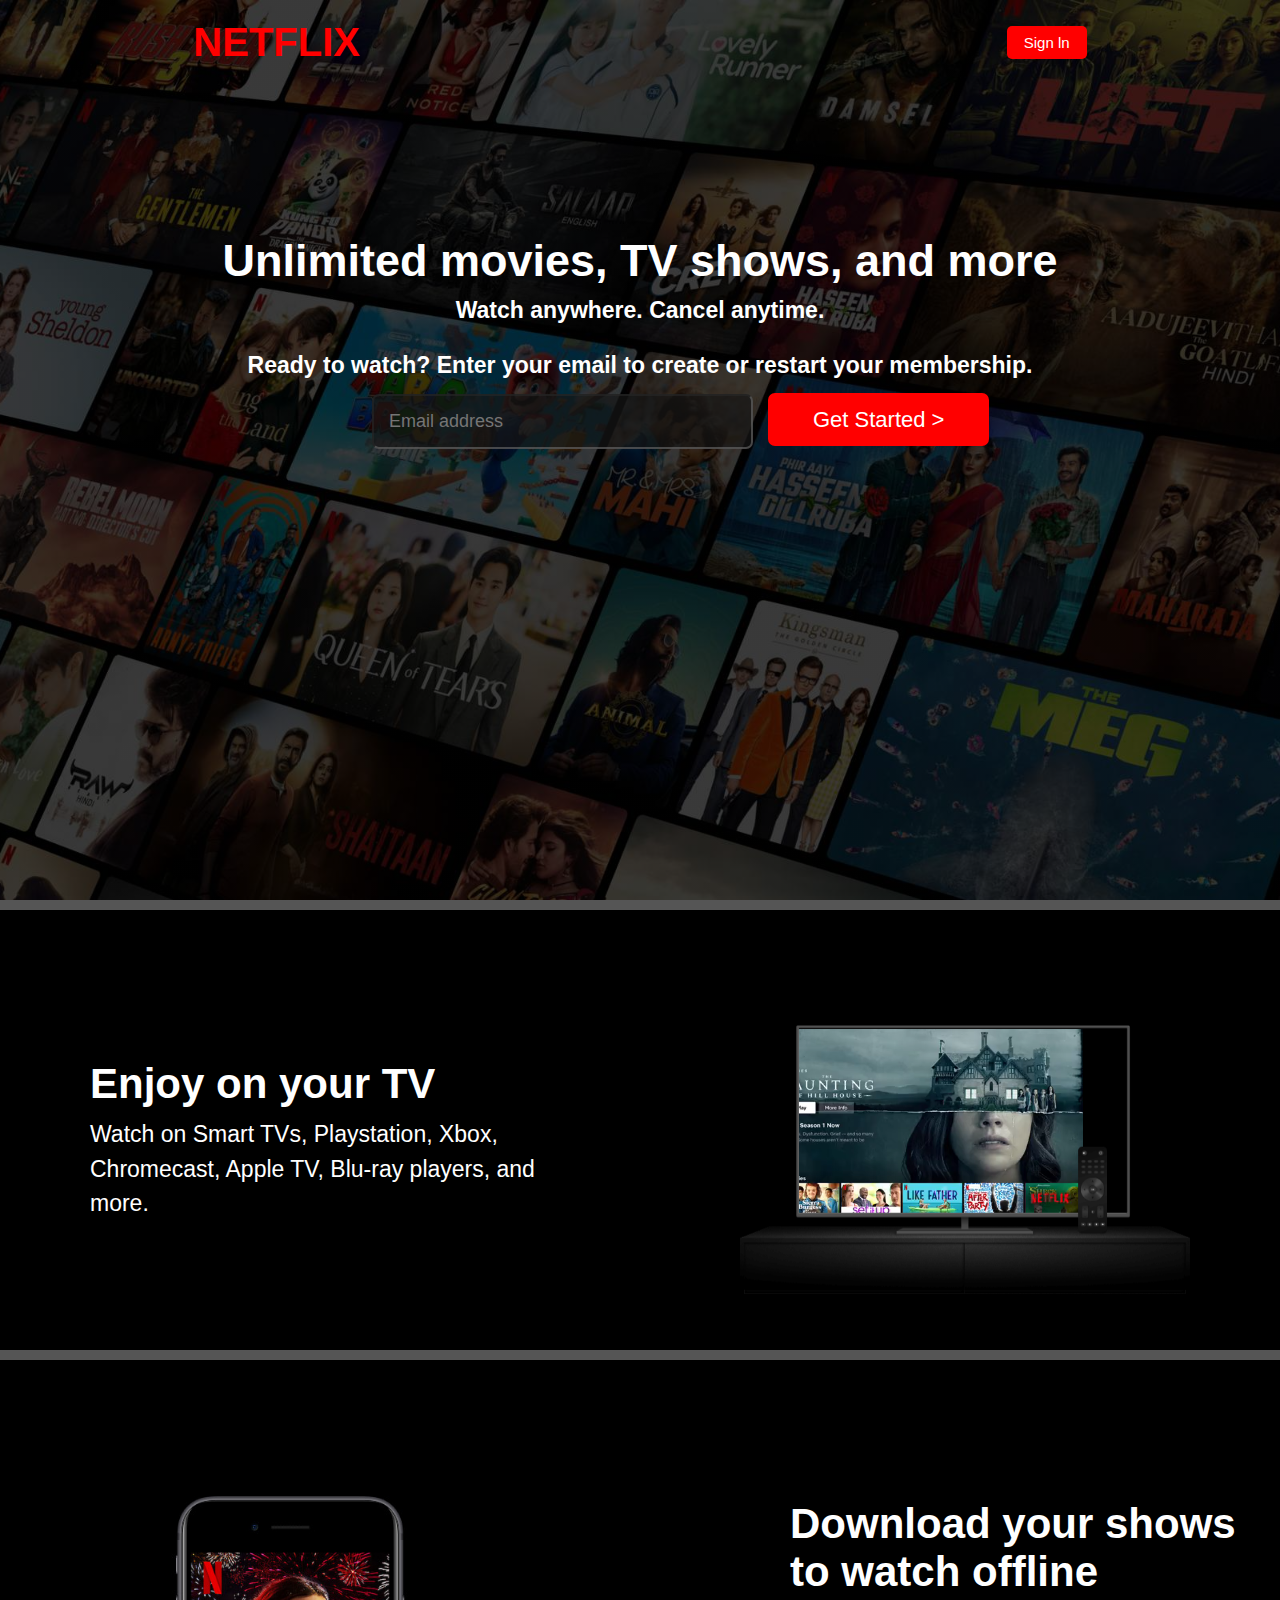
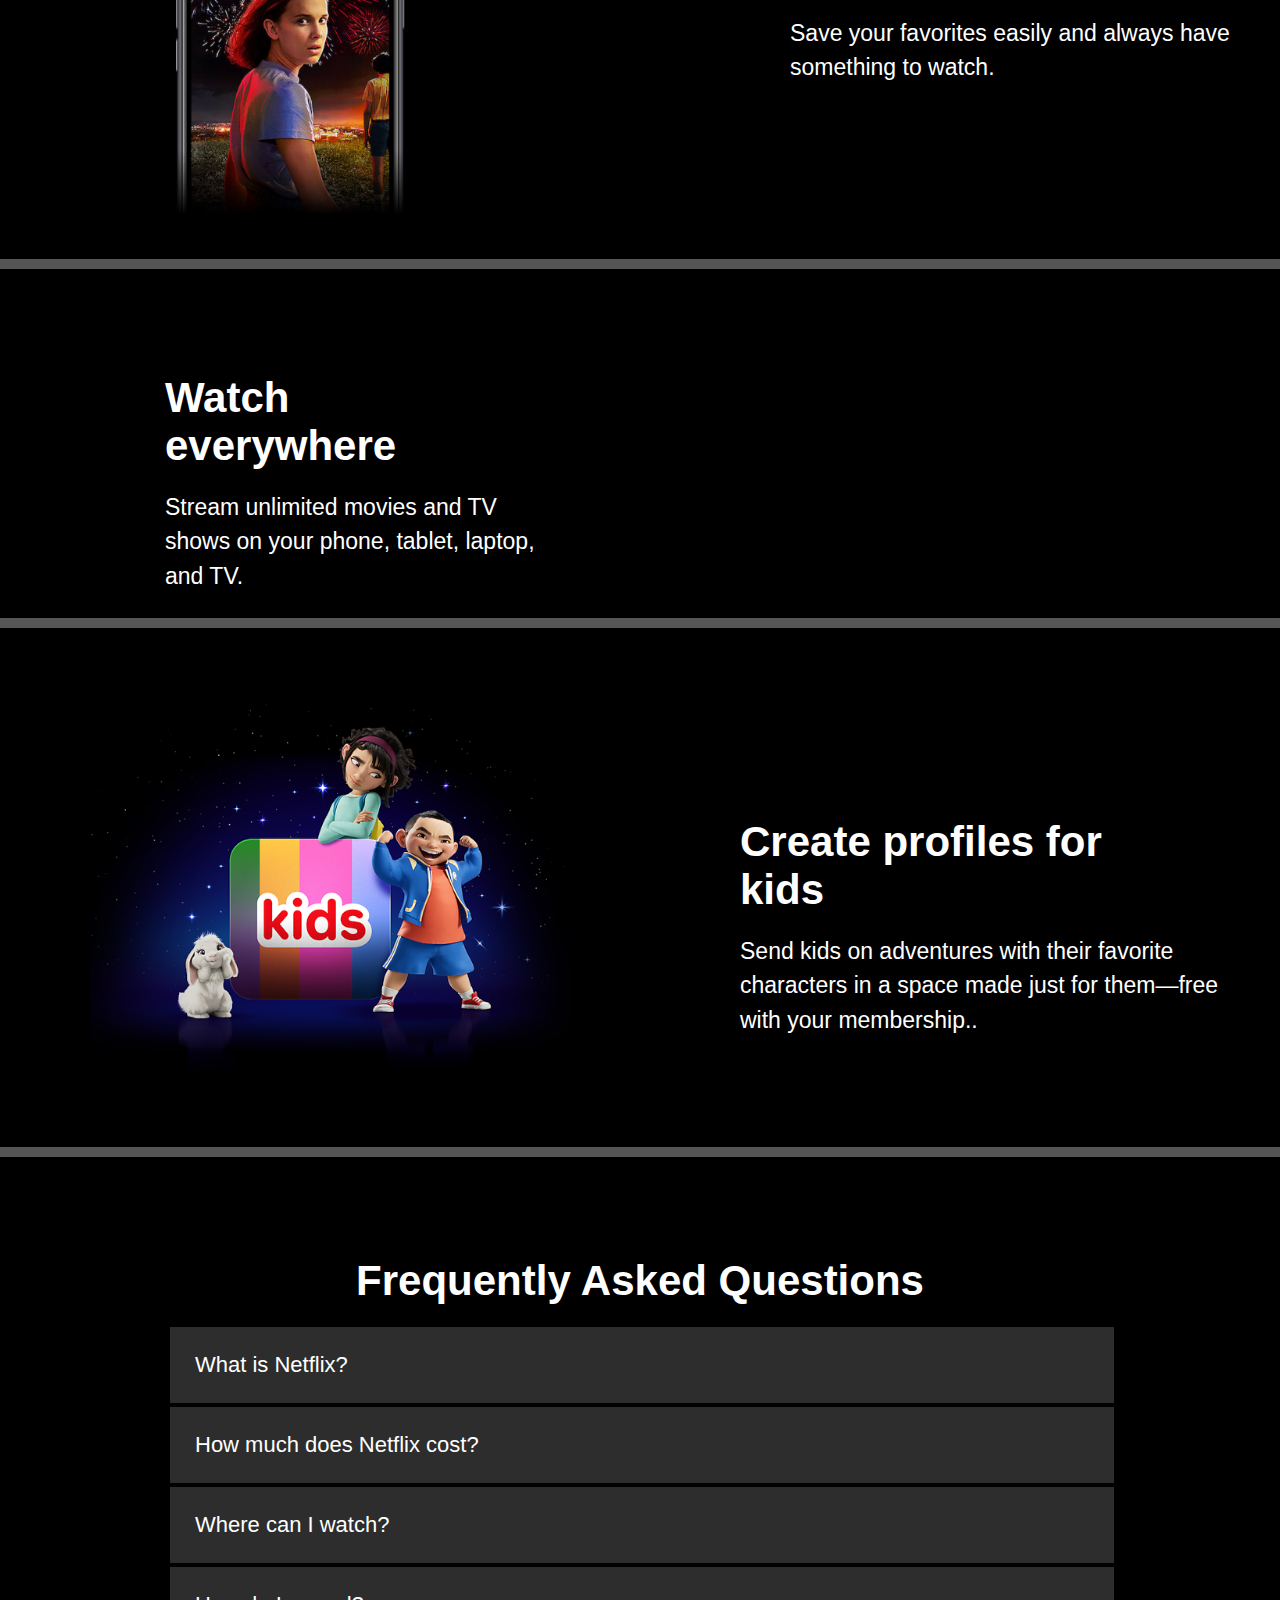
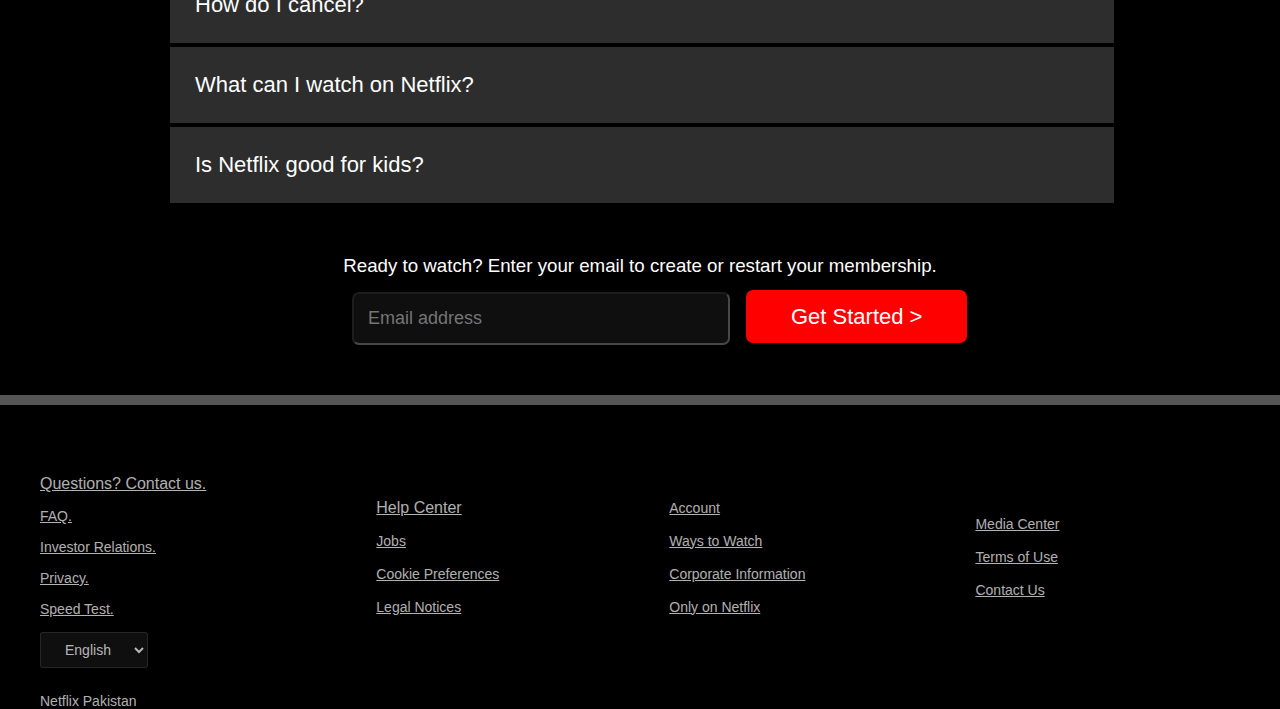
<file: index.html>
<!DOCTYPE html>
<html lang="en">

<head>
    <meta charset="UTF-8">
    <meta name="viewport" content="width=device-width, initial-scale=1.0">
    <title>Clone | Netflx</title>
    <link rel="stylesheet" href="./assets/css/style.css">
    <link rel="stylesheet" href="https://cdnjs.cloudflare.com/ajax/libs/font-awesome/6.6.0/css/all.min.css">
    <link rel="icon" href="./assets/image/netflix.icon.webp" type="image/icon type">
</head>

<body>
    <div class="wapper">
        <div class="dark-ness">
            <div class="main-image">
                <div class="main-div">
                    <div class="logo-netflix">
                        <h1>NETFLIX</h1>
                    </div>
                    <div class="button-sign">
                        <a href="sign in.html">Sign ln</a>
                    </div>
                </div>
                <div class="heading-image">
                    <h1>Unlimited movies, TV shows, and more</h1>
                </div>
                <div class="text-image">
                    <p>Watch anywhere. Cancel anytime.</p>
                    <br>
                    <p>Ready to watch? Enter your email to create or restart your membership.</p>
                </div>
                <div class="main-saerch-bar">
                    <div class="saerch-bar">
                        <label for=""></label>
                        <input type="text" name="Email address" placeholder="Email address">
                    </div>
                    <div class="saerch-bar-button">
                        <a href="#Get Started >">Get Started ></a>
                    </div>
                </div>
            </div>
        </div>
        <div class="header">
            <div class="block-one">
                <div class="container">
                    <div class="heading-block-one">
                        <h2>Enjoy on your TV</h2>
                    </div>
                    <div class="main-block-one">
                        <div class="text-block-one">
                            <p>Watch on Smart TVs, Playstation, Xbox, Chromecast, Apple TV, Blu-ray players, and
                                more.
                            </p>
                        </div>
                        <div class="image-block-one">
                            <img src="./assets/image/tv.block-one.png">
                        </div>
                        <div class="video-block-one">
                            <video width="327" height="413" autoplay loop muted>
                                <source src="./assets/video/video-tv-0819.m4v">
                            </video>
                        </div>
                    </div>
                </div>
            </div>
        </div>
        <div class="head">
            <div class="block-two">
                <div class="container">
                    <div class="main-block-two">
                        <div class="image-block-two">
                            <img src="./assets/image/mobile-0819.jpg">
                        </div>
                        <div class="heading-block-two">
                            <h2>Download your shows to watch offline</h2>
                            <div class="text-block-two">
                                <p>Save your favorites easily and always have something to watch.</p>
                            </div>
                        </div>
                    </div>
                </div>
            </div>
        </div>
        <div class="had">
            <div class="block-three">
                <div class="container">
                    <div class="text-block-three">
                        <h2>Watch everywhere</h2>
                        <p>Stream unlimited movies and TV shows on your phone, tablet, laptop, and TV.</p>
                    </div>
                </div>
            </div>
        </div>
        <div class="hed">
            <div class="block-four">
                <div class="container">
                    <div class="main-block-four">
                        <div class="image-block-four">
                            <img src="./assets/image/kids-image.png">
                        </div>
                        <div class="heading-block-four">
                            <h2>Create profiles for kids</h2>
                            <div class="text-block-four">
                                <p>Send kids on adventures with their favorite characters in a space made just for
                                    them—free with your membership..</p>
                            </div>
                        </div>
                    </div>
                </div>
            </div>
        </div>
        <div class="haad">
            <div class="block-five">
                <div class="container">
                    <div class="heading-block-five">
                        <h1>Frequently Asked Questions</h1>
                    </div>
                    <button class="accordion">What is Netflix?</button>
                    <div class="panel">
                        <p>Netflix is a streaming service that offers a wide variety of award-winning TV shows, movies,
                            anime, documentaries, and more on thousands of internet-connected devices.</p>
                        <br>
                        <p>You can watch as much as you want, whenever you want without a single commercial – all for
                            one low monthly price. There's always something new to discover and new TV shows and movies
                            are added every week!</p>
                    </div>

                    <button class="accordion">How much does Netflix cost?</button>
                    <div class="panel">
                        <p>Watch Netflix on your smartphone, tablet, Smart TV, laptop, or streaming device, all for one
                            fixed monthly fee. Plans range from Rs 250 to Rs 1,100 a month. No extra costs, no
                            contracts.</p>
                    </div>

                    <button class="accordion">Where can I watch?</button>
                    <div class="panel">
                        <p>Watch anywhere, anytime. Sign in with your Netflix account to watch instantly on the web at
                            netflix.com from your personal computer or on any internet-connected device that offers the
                            Netflix app, including smart TVs, smartphones, tablets, streaming media players and game
                            consoles.</p>
                        <br>
                        <p>You can also download your favorite shows with the iOS or Android app. Use downloads to watch
                            while you're on the go and without an internet connection. Take Netflix with you anywhere.
                        </p>
                    </div>
                    <button class="accordion">How do I cancel?</button>
                    <div class="panel">
                        <p>Netflix is flexible. There are no pesky contracts and no commitments. You can easily cancel
                            your account online in two clicks. There are no cancellation fees – start or stop your
                            account anytime.</p>

                    </div>
                    <button class="accordion">What can I watch on Netflix?</button>
                    <div class="panel">
                        <p>Netflix has an extensive library of feature films, documentaries, TV shows, anime,
                            award-winning Netflix originals, and more. Watch as much as you want, anytime you
                            want.</p>
                    </div>
                    <button class="accordion">Is Netflix good for kids?</button>
                    <div class="panel">
                        <p>The Netflix Kids experience is included in your membership to give parents control
                            while kids enjoy family-friendly TV shows and movies in their own space.</p>
                    </div>
                    <div class="heading-navbar">
                        <h3>Ready to watch? Enter your email to create or restart your membership.</h3>
                    </div>
                    <div class="main-navbar">
                        <div class="navbar">
                            <label for=""></label>
                            <input type="text" name="Email address" placeholder="Email address">
                        </div>
                        <div class="navbar-button">
                            <a href="#Get Started >">Get Started ></a>
                        </div>
                    </div>
                </div>
            </div>
        </div>
        <div class="haad">
            <div class="block-footer">
                <div class="container">
                    <div class="main-footer">
                        <div class="heading-footer">
                            <a href="#Questions? Contact us.">Questions? Contact us.</a>
                            <div class="heading-footer-one">
                                <a href="#FAQ.">FAQ.</a>
                            </div>
                            <div class="heading-footer-one">
                                <a href="#Investor Relations.">Investor Relations.</a>
                            </div>
                            <div class="heading-footer-one">
                                <a href="#Privacy.">Privacy.</a>
                            </div>
                            <div class="heading-footer-one">
                                <a href="#Speed Test.">Speed Test.</a>
                            </div>
                            <div class="button-footer">
                                <select id="English">
                                    <optio>English</option>
                                        <option>English</option>
                                </select>
                            </div>
                            <div class="paragh-footer">
                                <p>Netflix Pakistan</p>
                            </div>
                        </div>
                        <div class="heading-sec-main">
                            <a href="#Help Center">Help Center</a>
                            <div class="heading-sec">
                                <a href="#Jobs">Jobs</a>
                            </div>
                            <div class="heading-sec">
                                <a href="#Cookie Preferences">Cookie Preferences</a>
                            </div>
                            <div class="heading-sec">
                                <a href="#Legal Notices">Legal Notices</a>
                            </div>
                        </div>
                        <div class="heading-third-main">
                            <a href="#Account">Account</a>
                            <div class="heading-third">
                                <a href="#Ways to Watch">Ways to Watch</a>
                            </div>
                            <div class="heading-third">
                                <a href="#Corporate Information">Corporate Information</a>
                            </div>
                            <div class="heading-third">
                                <a href="#Only on Netflix">Only on Netflix</a>
                            </div>
                        </div>
                        <div class="heading-four-main">
                            <a href="#Media Center">Media Center</a>
                            <div class="heading-four">
                                <a href="#Terms of Use">Terms of Use</a>
                            </div>
                            <div class="heading-four">
                                <a href="#Contact Us">Contact Us</a>
                            </div>
                        </div>
                    </div>
                </div>
            </div>
        </div>
    </div>
    <script>
        var acc = document.getElementsByClassName("accordion");
        var i;
        
        for (i = 0; i < acc.length; i++) {
          acc[i].addEventListener("click", function() {
            this.classList.toggle("active");
            var panel = this.nextElementSibling;
            if (panel.style.display === "block") {
              panel.style.display = "none";
            } else {
              panel.style.display = "block";
            }
          });
        }
        </script>
</body>

</html>
</file>
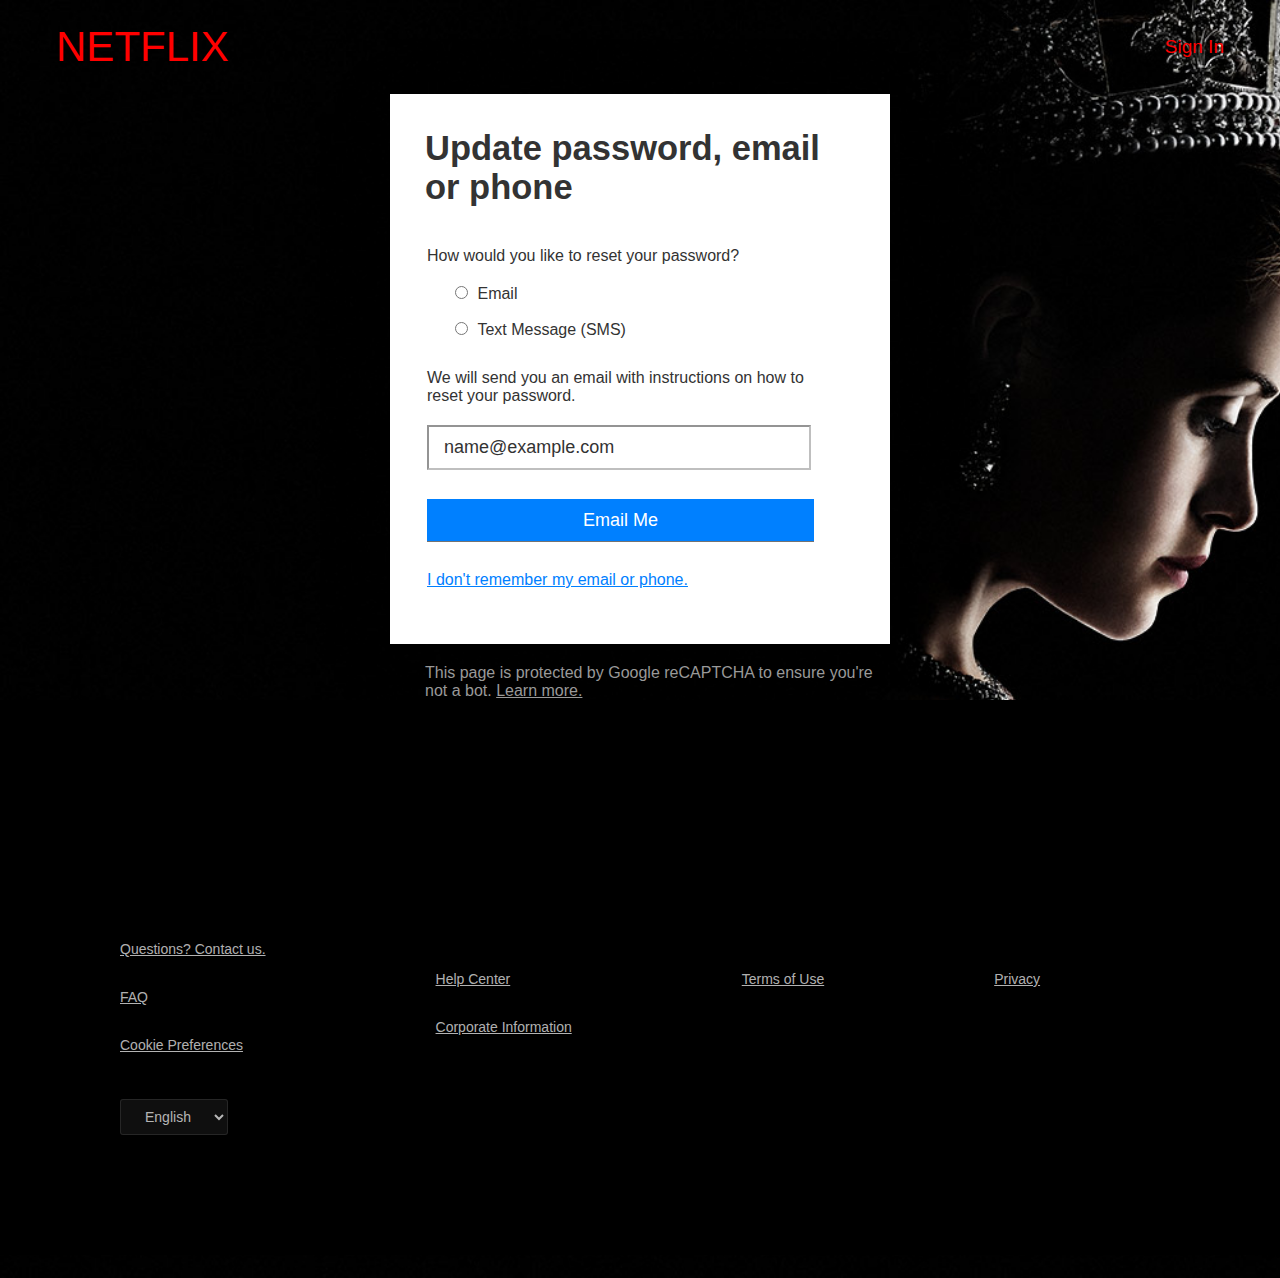
<file: forgot.html>
<!DOCTYPE html>
<html lang="en">

<head>
    <meta charset="UTF-8">
    <meta name="viewport" content="width=device-width, initial-scale=1.0">
    <title>Forgot</title>
    <link rel="stylesheet" href="./assets/css/style.css">
    <link rel="icon" href="./assets/image/netflix.icon.webp" type="image/icon type">
</head>

<body>
    <div class="wapper">
        <div class="headerr">
            <div class="lady-image">
                <div class="main-nav-login">
                    <div class="heading-login">
                        <h2>NETFLIX</h2>
                    </div>
                    <div class="button-login">
                        <a href="#sign-In">Sign In</a>
                    </div>
                </div>
                <div class="main-login-page">
                    <div class="heading-login-page">
                        <h2>Update password, email or phone</h2>
                    </div>
                    <div class="text-login-page">
                        <p>How would you like to reset your password?</p>
                    </div>
                    <div class="checkbox-login-page">
                        <input type="radio" id="vehicle1" name="vehicle1" value="Email">
                        <label for="Email"><a href="forgot.html">Email</a></label><br><br>
                        <input type="radio" id="vehicle1" name="vehicle1" value="Text Message (SMS)">
                        <label for="Email"><a href="text.html">Text Message (SMS)</a></label><br>
                    </div>
                    <div class="paragh-login">
                        <p>We will send you an email with instructions on how to reset your password.</p>
                    </div>
                    <div class="form-login-page">
                        <label for=""></label>
                        <input type="text" id="name@example.com" value="name@example.com">
                    </div>
                    <div class="button-email">
                        <a href="#Email me">Email Me</a>
                    </div>
                    <div class="button-login-page">
                        <a href="I don't remember my email or phone.">I don't remember my email or phone.</a>
                    </div>
                </div>
                <div class="heading-down">
                    <p>This page is protected by Google reCAPTCHA to ensure you're not a bot.
                      <a href="#Learn more.">Learn more.</a>
                    </p>
                 </div>
                 <div class="head">
                    <div class="sign-block">
                        <div class="container">
                            <div class="main-block-sign">
                                <div class="had-block-sign">
                                    <a href="#Questions? Contact us.">Questions? Contact us.</a>
                                    <div class="button-block-seven-sign">
                                        <a href="FAQ">FAQ</a>
                                    </div>
                                    <div class="button-block-sign">
                                        <a href="#Cookie Preferences">Cookie Preferences</a>
                                    </div>
                                    <div class="button-block-ten-sign">
                                        <select id="English">
                                            <optio>English</option>
                                                <option>English</option>
                                        </select>
                                    </div>
                                </div>
                                <div class="button-block">
                                    <a href="#Help Center">Help Center</a>
                                    <div class="button-block">
                                        <a href="#Corporate Information">Corporate Information</a>
                                    </div>
                                </div>
                                <div class="button-block">
                                    <a href="#Terms of Use">Terms of Use</a>
                                </div>
                                <div class="button-block">
                                    <a href="#Privacy">Privacy</a>
                                </div>
                            </div>
                        </div>
                    </div>
                </div>
            </div>
        </div>
    </div>
</body>

</html>
</file>
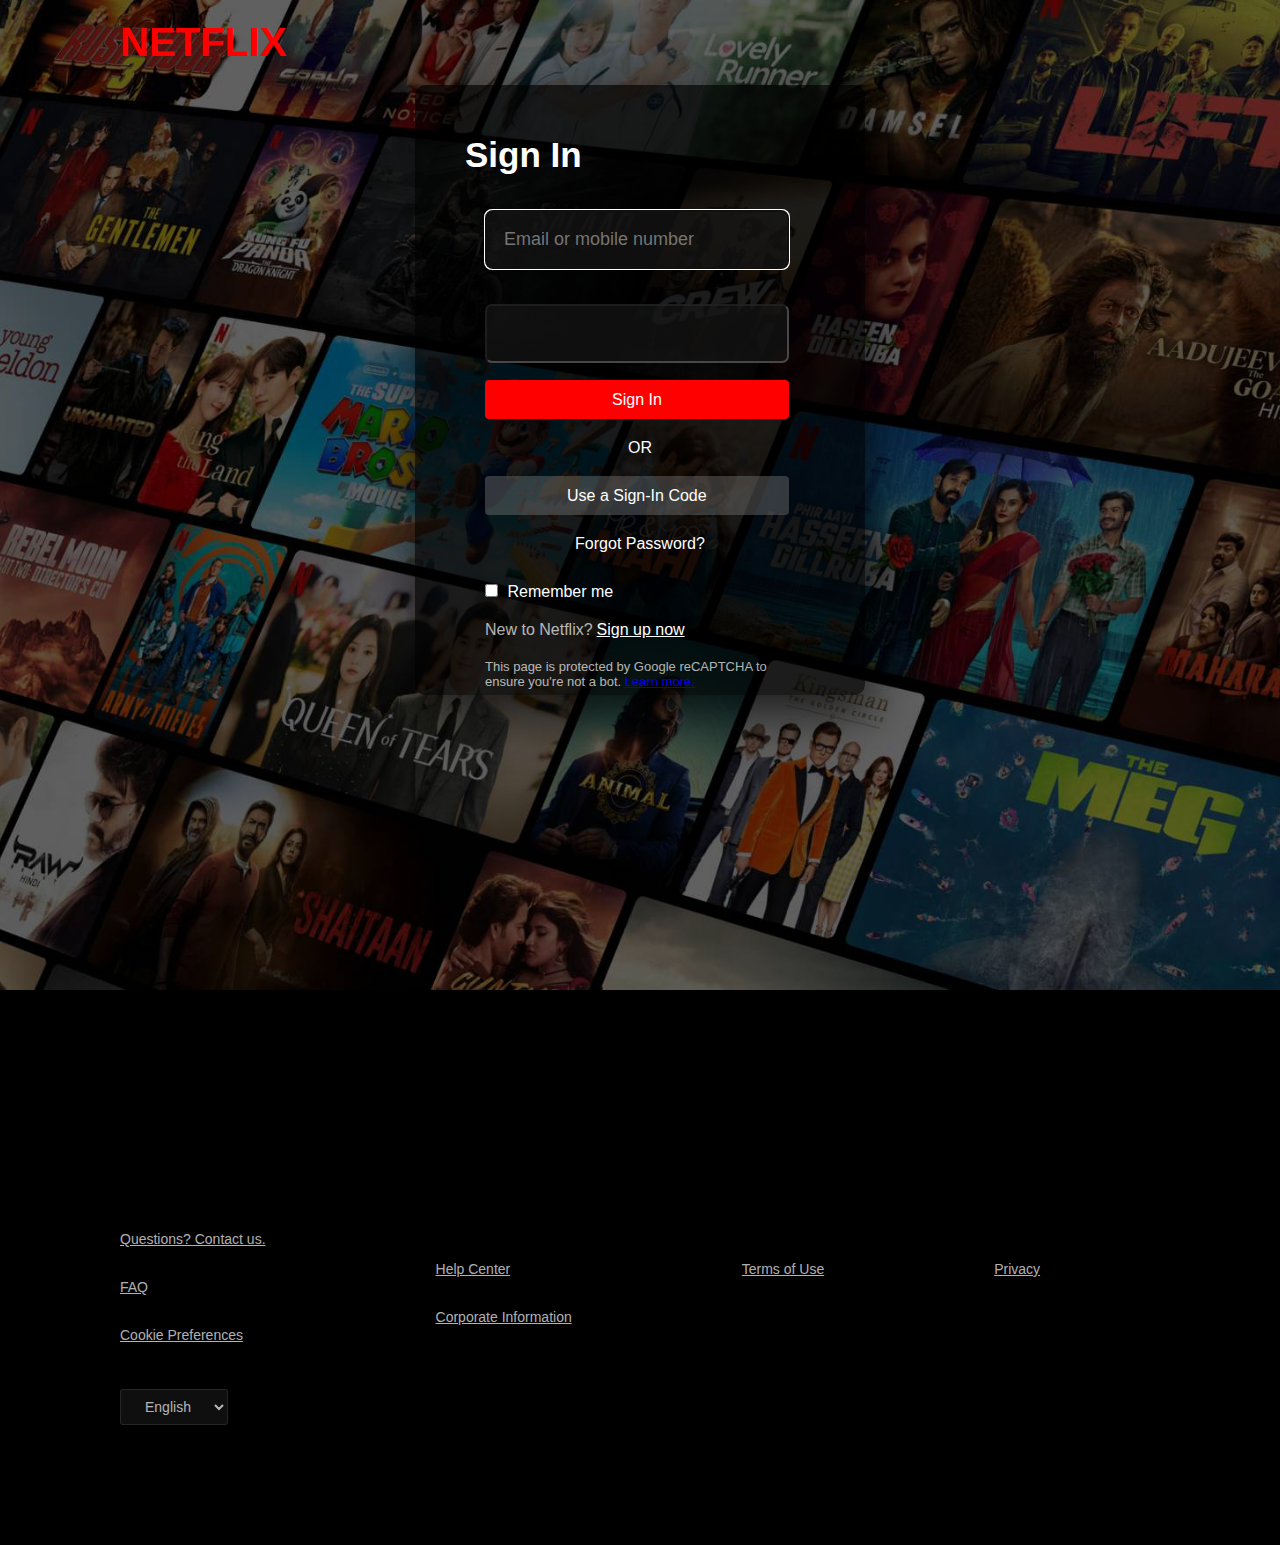
<file: sign in.html>
<!DOCTYPE html>
<html lang="en">

<head>
    <meta charset="UTF-8">
    <meta name="viewport" content="width=device-width, initial-scale=1.0">
    <title>Sign In</title>
    <link rel="stylesheet" href="./assets/css/style.css">
    <link rel="icon" href="./assets/image/netflix.icon.webp" type="image/icon type">
</head>

<body onload="document.form.text1.focus()">
    <div class="wapper">
        <div class="header">
            <div class="image">
                <h2>NETFLIX</h2>
                <div class="main">
                    <div class="heading">
                        <h2>Sign In</h2>
                    </div>
                    <form name="form" action="#">
                        <label for=""></label>
                        <input type="text" id="email" name="text1" placeholder="Email or mobile number">
                        <input type="password" id="password" value="">
                        <span id="message" style="color:red"> </span> <br><br>
                        <a class="button-form" href="#Sign In" onclick="ValidateEmail(document.form.text1)">Sign In</a>
                    </form>
                    <div class="OR">
                        <p>OR</p>
                    </div>
                    <div class="button-sign-in">
                        <a href="sign.html">Use a Sign-In Code</a>
                    </div>
                    <div class="button-forgot">
                        <a href="forgot.html">Forgot Password?</a>
                    </div>
                    <div class="checkbox">
                        <input type="checkbox" id="vehicle1" name="vehicle1" value="Remember me">
                        <label for="Remember me">Remember me</label><br>
                    </div>
                    <div class="main-text">
                        <div class="text">
                            <p>New to Netflix?</p>
                        </div>
                        <div class="button-text">
                            <a href="index.html">Sign up now</a>
                        </div>
                    </div>
                    <div class="last-text">
                        <p>This page is protected by Google reCAPTCHA to ensure you're not a bot.
                            <a href="#Learn more.">Learn more.</a>
                        </p>
                    </div>
                </div>
            </div>
            <div class="head">
                <div class="signin-block">
                    <div class="container">
                        <div class="main-block">
                            <div class="had-block">
                                <a href="#Questions? Contact us.">Questions? Contact us.</a>
                                <div class="button-block-seven">
                                    <a href="FAQ">FAQ</a>
                                </div>
                                <div class="button-block">
                                    <a href="#Cookie Preferences">Cookie Preferences</a>
                                </div>
                                <div class="button-block-ten">
                                    <select id="English">
                                        <optio>English</option>
                                            <option>English</option>
                                    </select>
                                </div>
                            </div>
                            <div class="button-block">
                                <a href="#Help Center">Help Center</a>
                                <div class="button-block">
                                    <a href="#Corporate Information">Corporate Information</a>
                                </div>
                            </div>
                            <div class="button-block">
                                <a href="#Terms of Use">Terms of Use</a>
                            </div>
                            <div class="button-block">
                                <a href="#Privacy">Privacy</a>
                            </div>
                        </div>
                    </div>
                </div>
            </div>
        </div>
        <script>
            // function verifyPassword() {
            //     var password = document.getElementById("password").value;
            //     //check empty password field  
            //     if (password == "") {
            //         document.getElementById("message").innerHTML = "**Fill the password please!";
            //         return false;
            //     }
            // }
            // //minimum password length validation  
            // if (password.length < 8) {
            //     document.getElementById("message").innerHTML = "**Password length must be atleast 8 characters";
            //     return false;
            // }
            function ValidateEmail(input) {

                var validRegex = /^[a-zA-Z0-9.!#$%&'*+/=?^_`{|}~-]+@[a-zA-Z0-9-]+(?:\.[a-zA-Z0-9-]+)*$/;

                if (input.value.match(validRegex)) {

                    alert("Valid email address!");

                    document.form1.text1.focus();

                    return true;

                } else {

                    alert("Invalid email address!");

                    document.form1.text1.focus();

                    return false;

                }

            }

        </script>
</body>

</html>
</file>
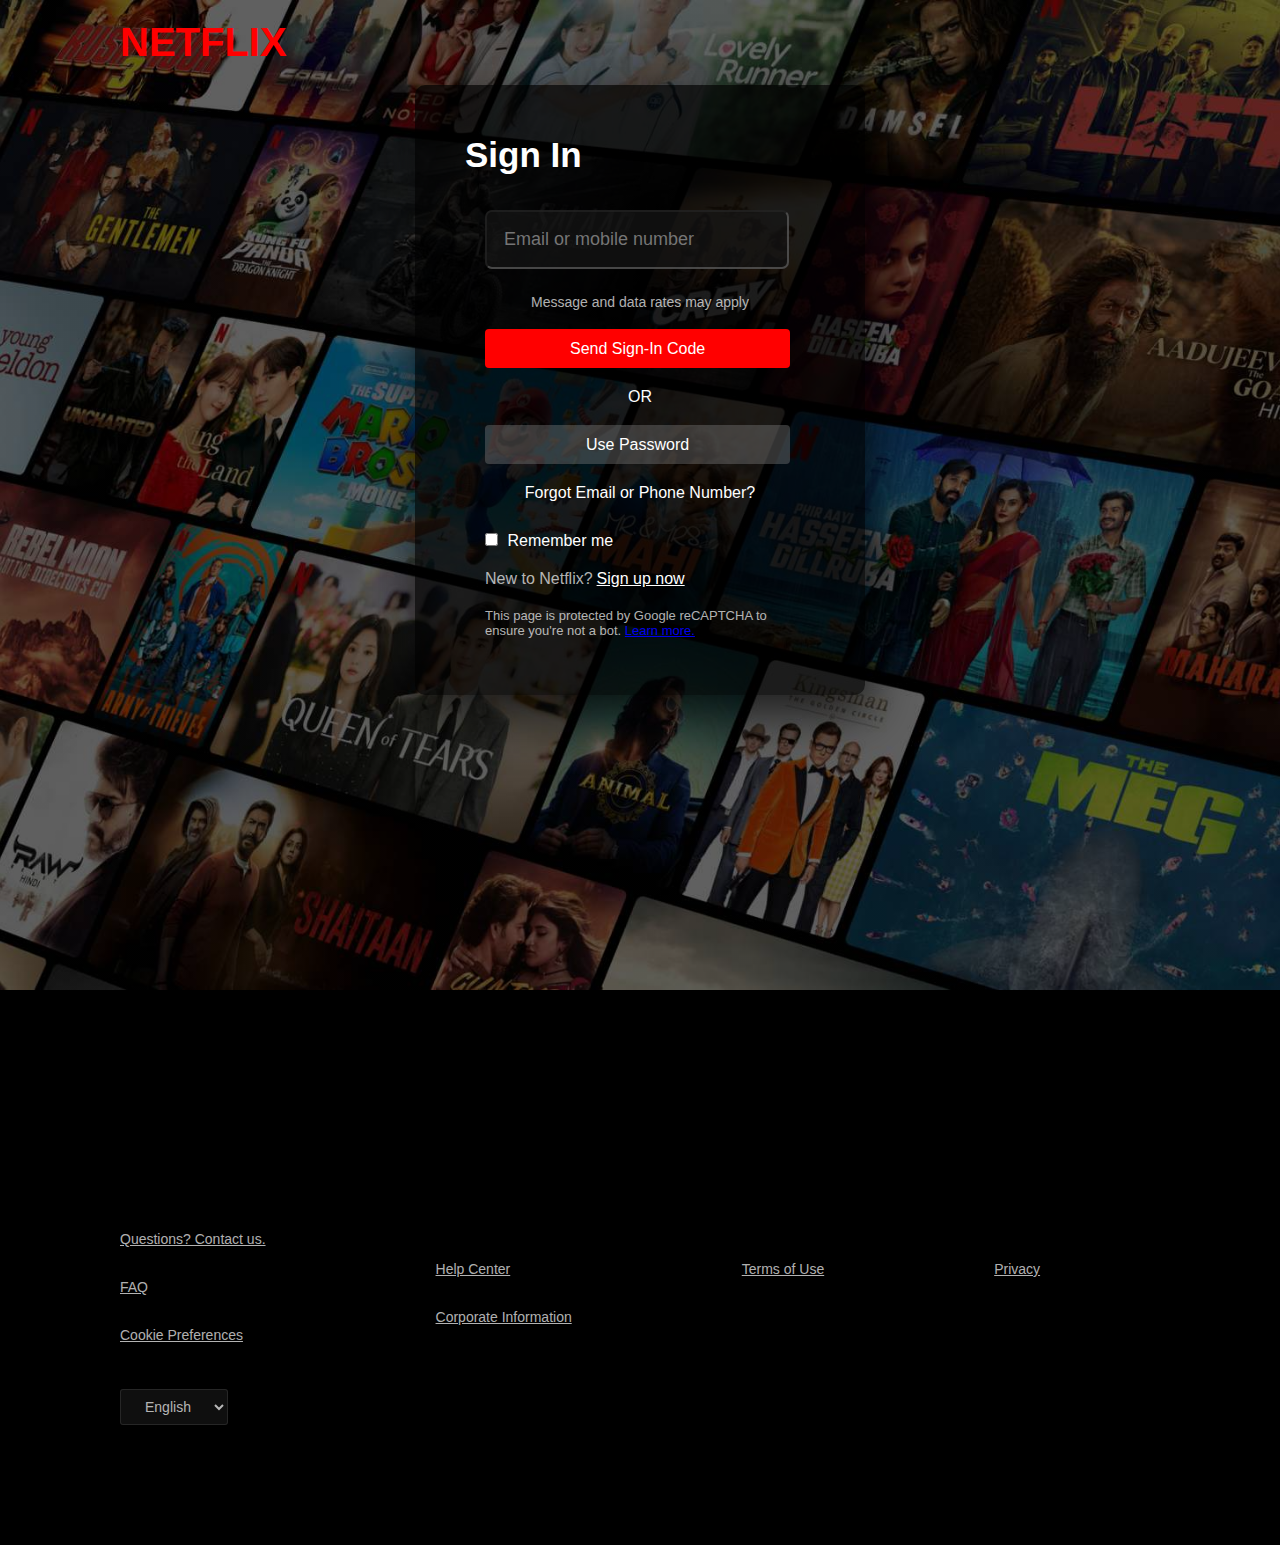
<file: sign.html>
<!DOCTYPE html>
<html lang="en">

<head>
    <meta charset="UTF-8">
    <meta name="viewport" content="width=device-width, initial-scale=1.0">
    <title>Sign</title>
    <link rel="stylesheet" href="./assets/css/style.css">
    <link rel="icon" href="./assets/image/netflix.icon.webp" type="image/icon type">
</head>

<body>
    <div class="wapper">
        <div class="header">
            <div class="image-sign">
                <h2>NETFLIX</h2>
                <div class="main-sign">
                    <div class="heading-sign">
                        <h2>Sign In</h2>
                    </div>
                    <form>
                        <label for=""></label>
                        <input type="text" id="Email or mobile number" placeholder="Email or mobile number" required>
                    </form>
                    <div class="text-sign">
                        <p>Message and data rates may apply</p>
                    </div>
                    <div class="button-sign-op">
                        <a href="#Send Sign-In Code">Send Sign-In Code</a>
                    </div>
                    <div class="OR-sign">
                        <p>OR</p>
                    </div>
                    <div class="button-sign-up">
                        <a href="sign in.html">Use Password</a>
                    </div>
                    <div class="button-forgot-sign">
                        <a href="forgot.html">Forgot Email or Phone Number?</a>
                    </div>
                    <div class="checkbox-sign">
                        <input type="checkbox" id="vehicle1" name="vehicle1" value="Remember me">
                        <label for="Remember me">Remember me</label><br>
                    </div>
                    <div class="main-text-sign">
                        <div class="text-sign-u">
                            <p>New to Netflix?</p>
                        </div>
                        <div class="button-text-sign">
                            <a href="index.html">Sign up now</a>
                        </div>
                    </div>
                    <div class="last-text">
                        <p>This page is protected by Google reCAPTCHA to ensure you're not a bot.
                            <a href="#Learn more.">Learn more.</a>
                        </p>
                    </div>
                </div>
            </div>
        </div>
        <div class="head">
            <div class="sign-block">
                <div class="container">
                    <div class="main-block-sign">
                        <div class="had-block-sign">
                            <a href="#Questions? Contact us.">Questions? Contact us.</a>
                            <div class="button-block-seven-sign">
                                <a href="FAQ">FAQ</a>
                            </div>
                            <div class="button-block-sign">
                                <a href="#Cookie Preferences">Cookie Preferences</a>
                            </div>
                            <div class="button-block-ten-sign">
                                <select id="English">
                                    <optio>English</option>
                                        <option>English</option>
                                </select>
                            </div>
                        </div>
                        <div class="button-block">
                            <a href="#Help Center">Help Center</a>
                            <div class="button-block">
                                <a href="#Corporate Information">Corporate Information</a>
                            </div>
                        </div>
                        <div class="button-block">
                            <a href="#Terms of Use">Terms of Use</a>
                        </div>
                        <div class="button-block">
                            <a href="#Privacy">Privacy</a>
                        </div>
                    </div>
                </div>
            </div>
        </div>
    </div>
</body>

</html>
</file>
<file: assets/css/style.css>
*{
    padding: 0;
    margin: 0;
    font-family: "Roboto", sans-serif;
}
body{
    background: #555;
    max-width: 100%;
}
.main-div{
    display: flex;
    align-items: center;
    justify-content: space-around;
    gap: 300px;
    padding: 20px; 
    
}
.main-image{
    background:linear-gradient(rgba(0,0,0,0.7), rgba(0,0,0,0.7)), url(../image/cover.netflex.jpg);
    height: 100vh;
    background-position: center;
    background-repeat: no-repeat;
    background-size: cover;  
    
}
.logo-netflix h1{
    color: red;
    font-size: 40px;
    font-weight: 600;
}
.button-sign a{
    color: #fff;
    text-decoration: none;
    font-size: 15px;
    padding: 8px 17px;
    border-radius: 5px;
    background: red;
}
.heading-image h1{
    text-align: center;
    color: #fff;
    font-size: 45px;
    padding-top: 150px;
    font-weight: 900;
}
.text-image p{
    text-align: center;
    font-size: 23px;
    color: #fff;
    padding-top: 10px;    
    font-weight: 600;
}
.main-saerch-bar{
    display: flex;
    align-items: baseline;
    gap: 130px;
    margin-left: 7px;
}
.saerch-bar input{
    margin-left: 365px;
    margin-top: 15px;
    padding: 15px;
    width: 55%;
    color: #f1eded;
    font-size: 18px;
    background: rgba(22, 22, 22, 0.7);
    border-color: rgba(128, 128, 128, 0.5);
    border-radius: 7px;
}
.saerch-bar-button a{
    text-decoration: none;
    padding: 14px 45px;
    background: red;
    color: #fff;
    font-size: 22px;
    border-radius: 7px;
    margin-top: 10px;
}
        /* Block-one */

.container{
    max-width: 1200px;
    margin: auto;
}
.block-one{
    background: black;
    margin-top: 10px;
    padding: 50px;
   
}
.main-block-one{
    display: flex;
    align-items: center;
    margin-top: -150px;
    gap: 150px;
}
.heading-block-one h2{
    color: #fff;
    font-size: 42px;
    font-weight: 900;
    padding-top: 100px; 
    padding-left: 40px; 
}
.text-block-one p{
    color: #fff;
    font-size: 23px;
    width: 500px;
    padding-top: 80px;
    line-height: 1.5;
    padding-left: 40px;
}
.image-block-one{
    z-index: 999;
}
.image-block-one img{
    width: 450px;
}
.video-block-one video{
    position: absolute;
    right: 0;
    padding-right: 197px;
    margin-top: -214px;
}
      /* .block-two */

.block-two{
    background: black;
    margin-top: 10px;
    padding: 40px;
    
}
.main-block-two{
    display: flex;
    justify-content: space-between;
}
.heading-block-two h2{
    font-size: 42px;
    font-weight: 900;
    padding-top: 100px; 
    color: #fff;
    width:450px;
    
}
.text-block-two p{
    color: #fff;
    font-size: 23px;
    width: 450px;
    line-height: 1.5;
    padding-top: 20px;
}
.image-block-two img{
    width: 500px;
    padding-top: 40px;
    z-index: 999;    
}
      /* Block three */

.block-three{
    background: #000;
    margin-top: 10px;
    padding: 25px;
    
}
.text-block-three h2{
    color: #fff;
    padding-top: 80px;
    font-size: 42px;
    font-weight: 900;
    width: 200px;
    padding-left: 125px;
}
.text-block-three p{
    color: #fff;
    font-size: 23px;
    width: 370px;
    line-height: 1.5;
    padding-top: 20px;
    padding-left: 125px;

}
      /* Block-four */

.block-four{
    background: #000;
    margin-top: 10px;
    padding: 20px;
    
}
.main-block-four{
    display: flex;
    align-items: center;
    justify-content: space-between;
}
.image-block-four img{
    width: 500px;
    padding: 50px;
    
}
.heading-block-four h2{
    color: #fff;
    padding-top: 80px;
    font-size: 42px;
    font-weight: 900;
    width: 430px;
}
.text-block-four p{
    color: #fff;
    font-size: 23px;
    width: 370px;
    line-height: 1.5;
    padding-top: 20px;
    width: 500px;
}
    /* Block five  */
 
.block-five{
    background: #000;
    margin-top: 10px;
    padding: 50px;
}
.heading-block-five h1{
    color: #fff;
    text-align: center;
    padding-top: 50px;
    font-size: 42px;
    font-weight: 900;
    padding-bottom: 20px;
}
.accordion {
    background-color: rgb(45, 45, 45);
    color: #fff;
    cursor: pointer;
    padding: 25px;
    width: 80%;
    border: none;
    text-align: left;
    outline: none;
    font-size: 22px;
    font-weight: 300;
    transition: 0.3s;
    margin: 2px;
    margin-left: 120px;
}
.active, .accordion:hover {
    background-color: #6e6a6a; 
}
.panel {
    padding: 0 18px;
    display: none;
    background-color: rgb(45, 45, 45);
    overflow: hidden;
    font-size: 22px;
    line-height: 1.3;
    color: #fff;
    padding-top: 20px;
    width: 77%;
    margin-left: 120px;
    
}
.heading-navbar h3{
    color: #fff;
    text-align: center;
    padding-top: 50px;
    font-weight: 400;

}
.main-navbar{
    display: flex;
    align-items: baseline;
    gap: 130px;
    margin-left: -63px;
}
.navbar input{
    margin-left: 365px;
    margin-top: 15px;
    padding: 14px;
    width: 55%;
    color: #f1eded;
    font-size: 18px;
    background: rgba(22, 22, 22, 0.7);
    border-color: rgba(128, 128, 128, 0.5);
    border-radius: 7px;
}
.navbar-button a{
    text-decoration: none;
    padding: 14px 45px;
    background: red;
    color: #fff;
    font-size: 22px;
    border-radius: 7px;
    margin-top: 5px;
}
        /* footer */

.block-footer{
    margin-top: 10px;
    background: #000;
}
.main-footer{
    display: flex;
    flex-direction: row;
    gap: 170px;
    align-items: center;
}
.heading-footer a{
    color: rgba(255, 255, 255, 0.7);
}
.heading-footer{
    padding-top: 70px;
}
.heading-footer-one{
    padding-top: 15px;
    font-size: 14px;
}
.heading-footer-one a{
    color: rgba(255, 255, 255, 0.7);
    font-size: 14px;  
    font-weight: 200; 
}
.button-footer select{
    font-size: 14px;
    padding: 8px 20px;
    background: rgba(22, 22, 22, 0.7);
    border-color: rgba(128, 128, 128, 0.2);
    border-radius: 3px;
    color: rgba(255, 255, 255, 0.7);
    margin-top: 15px;  
}
.paragh-footer p{
    color: rgba(255, 255, 255, 0.7);
    padding-top: 25px;
    font-size: 14px;
}
.heading-sec-main a{
    color: rgba(255, 255, 255, 0.7);
}
.heading-sec{
    padding-top: 15px;
}
.heading-sec a{
    font-size: 14px;
    color: rgba(255, 255, 255, 0.7);
    font-weight: 200; 
}
.heading-third-main a{
    color: rgba(255, 255, 255, 0.7);
    font-size: 14px;
    font-weight: 200;
}
.heading-third{
    padding-top: 15px;
}
.heading-third a{
    color: rgba(255, 255, 255, 0.7);
    font-size: 14px; 
    font-weight: 200;
}
.heading-four-main a{
    color: rgba(255, 255, 255, 0.7);
    font-size: 14px;
    font-weight: 200;
}
.heading-four{
    padding-top: 15px;
}
.heading-four a{
    color: rgba(255, 255, 255, 0.7);
    font-size: 14px;
    font-weight: 200;
}
@media only screen and (max-width: 1200px) {
      .heading-image{
        margin-top: -162px;
      }
    
      .image-block-one img{
        width: 420px;
        margin-left: -120px;
      }
      .text-block-one{
        padding-top: 80px;
        padding-right: 186px;
      }
      .video-block-one{
        margin-top: -302px;
      }
      .image-block-one{
        margin-left: 207px;
      }

}
       /* Sign In */

.image{
    background: linear-gradient(rgba(0,0,0,0.5), rgba(0,0,0,0.5)), url(../image/cover.netflex.jpg);
    height: 110vh;
    background-position: center;
    background-repeat: no-repeat;
    background-size: cover;
} 
.image h2{
    font-size: 40px;
    color: red;
    font-weight: 600;
    padding: 20px;
    padding-left: 120px;

    
}         
.main{
   width: 450px;
   height: 610px;
   border-radius: 10px;
   box-shadow: 5px 20px 50px rgba(0,0,0,0.7);
   background-color: #000000B3;
   margin: auto;
}
.heading h2{
    color: #fff;
    font-size: 35px;
    font-weight: 600;
    padding: 50px;
}
form{
    margin-top: -40px;
}
form input{
    margin-left: 70px;
    margin-top: 25px;
    padding: 17px;
    width: 59%;
    color: #f1eded;
    font-size: 18px;
    background: rgba(22, 22, 22, 0.7);
    border-color: rgba(128, 128, 128, 0.5);
    border-radius: 7px;
    margin-bottom: 10px;
}
.button-form{
    margin-left: 70px;
    margin-top: 30px;  
    text-decoration: none;
    color: #fff;
    padding: 11px 127px;
    background: red;
    border-radius: 4px;
}
/* .button-form a{
    text-decoration: none;
    color: #fff;
    padding: 11px 127px;
    background: red;
    border-radius: 4px;
} */
.OR p{
    color: #fff;
    text-align: center;
    padding-top: 30px;
}
.button-sign-in{
    padding-left: 70px;
    padding-top: 30px;  
}
.button-sign-in a{
    text-decoration: none;
    color: #fff;
    padding: 11px 82px;
    background: rgba(128, 128, 128, 0.4);
    border-radius: 4px;
}
.button-forgot{
    padding-top: 30px;
    text-align: center;
}
.button-forgot a{
    text-decoration: none;
    color: #fff;   
}
.checkbox{
    padding-top: 30px;
    padding-left: 70px;
}
.checkbox label{
    color: #fff; 
    padding-left: 5px;
}
.main-text{
    display: flex;
    align-items: baseline;
    gap: 4px;
}
.text p{
    color: rgba(255, 255, 255, 0.7);
    padding-left: 70px;
    padding-top: 20px;
}
.button-text a{
     color: #fff;
}
.last-text p{
    color: rgba(255, 255, 255, 0.7);
    padding-top: 20px;
    padding-left: 70px;
    font-size: 13px;
    width: 300px;
}
.button-last a{
    font-size: 11px;
}

      /* sign block */

.signin-block{
    background: #000;
    padding: 120px;
}
.main-block{
    display: flex;
    gap: 170px;
    margin-top: 120px;
}
.had-block a{
    color: rgba(255, 255, 255, 0.7);
    font-size: 14px;
    font-weight: 200;   
}
.button-block-seven{
    padding-top: 30px;
}
.button-block-seven a{
    color: rgba(255, 255, 255, 0.7);
    font-size: 14px;
    font-weight: 200;
}
.button-block{
    padding-top: 30px;
}
.button-block a{
    color: rgba(255, 255, 255, 0.7);
    font-size: 14px;
    font-weight: 200;
}
.button-block-ten{
    padding-top: 30px;
}
.button-block-ten select {
    font-size: 14px;
    padding: 8px 20px;
    background: rgba(22, 22, 22, 0.7);
    border-color: rgba(128, 128, 128, 0.2);
    border-radius: 3px;
    color: rgba(255, 255, 255, 0.7);
    margin-top: 15px;  
}
         /* Sign   */

.text-sign p{
    color: rgba(255, 255, 255, 0.7);
    font-size: 14px;
    text-align: center;
    padding-top: 15px;
}
.sign-block{
    background: #000;
    padding: 120px;
}
.main-block-sign{
    display: flex;
    gap: 170px;
    margin-top: 120px;
}
.had-block-sign a{
    color: rgba(255, 255, 255, 0.7);
    font-size: 14px;
    font-weight: 200;   
}
.button-block-seven-sign{
    padding-top: 30px;
}
.button-block-seven-sign a{
    color: rgba(255, 255, 255, 0.7);
    font-size: 14px;
    font-weight: 200;
}
.button-block-sign{
    padding-top: 30px;
}
.button-block-sign a{
    color: rgba(255, 255, 255, 0.7);
    font-size: 14px;
    font-weight: 200;
}
.button-block-ten-sign{
    padding-top: 30px;
}
.button-block-ten-sign select {
    font-size: 14px;
    padding: 8px 20px;
    background: rgba(22, 22, 22, 0.7);
    border-color: rgba(128, 128, 128, 0.2);
    border-radius: 3px;
    color: rgba(255, 255, 255, 0.7);
    margin-top: 15px;  
}
.image-sign{
    background: linear-gradient(rgba(0,0,0,0.5), rgba(0,0,0,0.5)), url(../image/cover.netflex.jpg);
    height: 110vh;
    background-position: center;
    background-repeat: no-repeat;
    background-size: cover;
} 
.image-sign h2{
    font-size: 40px;
    color: red;
    font-weight: 600;
    padding: 20px;
    padding-left: 120px; 
    
}         
.main-sign{
   width: 450px;
   height: 610px;
   border-radius: 10px;
   box-shadow: 5px 20px 50px rgba(0,0,0,0.7);
   background-color: #000000B3;
   margin: auto;
}
.heading-sign h2{
    color: #fff;
    font-size: 35px;
    font-weight: 600;
    padding: 50px;
}
form{
    margin-top: -40px;
}
form input{
    margin-left: 70px;
    margin-top: 25px;
    padding: 17px;
    width: 59%;
    color: #f1eded;
    font-size: 18px;
    background: rgba(22, 22, 22, 0.7);
    border-color: rgba(128, 128, 128, 0.5);
    border-radius: 7px;
}
.button-sign-op{
    padding-left: 70px;
    padding-top: 30px;  
}
.button-sign-op a{
    text-decoration: none;
    color: #fff;
    padding: 11px 85px;
    background: red;
    border-radius: 4px;
}
.OR-sign p{
    color: #fff;
    text-align: center;
    padding-top: 30px;
}
.button-sign-up{
    padding-left: 70px;
    padding-top: 30px;  
}
.button-sign-up a{
    text-decoration: none;
    color: #fff;
    padding: 11px 101px;
    background: rgba(128, 128, 128, 0.4);
    border-radius: 4px;
}
.button-forgot-sign{
    padding-top: 30px;
    text-align: center;
}
.button-forgot-sign a{
    text-decoration: none;
    color: #fff;   
}
.checkbox-sign{
    padding-top: 30px;
    padding-left: 70px;
}
.checkbox-sign label{
    color: #fff; 
    padding-left: 5px;
}
.main-text-sign{
    display: flex;
    align-items: baseline;
    gap: 4px;
}
.text-sign-u p{
    color: rgba(255, 255, 255, 0.7);
    padding-left: 70px;
    padding-top: 20px;
}
.button-text-sign a{
     color: #fff;
}
.main-lastest-sign{
    display: flex;
    align-items: flex-end;
}
.last-text-sign p{
    color: rgba(255, 255, 255, 0.7);
    padding-top: 20px;
    padding-left: 70px;
    font-size: 11px;
    width: 300px;
}
.button-last-sign a{
    font-size: 11px;
}
       /* Forget  */

.lady-image{
    background: url(../image/login-the-crown_2-1500x1000.jpg);
    height: 142vh;
    background-position: center;
    background-repeat: no-repeat;
    background-size: cover;
}
.main-login-page{
   width: 470px;
   height: 520px;
   box-shadow: 5px 20px 50px rgba(0,0,0,0.7);
   background-color: #fff;
   margin: auto;
   overflow: hidden;
   padding: 15px;
}
.main-nav-login{
    display: flex;
    align-items: center;
    justify-content: space-around;
    gap: 870px;
    padding: 23px;
}
.heading-login h2{
    font-size: 42px;
    color: red;
    font-weight: 500;
}
.button-login a{
    color: red;
    font-size: 19px;
    text-decoration: none;
}
.heading-login-page{
    font-size: 23px;
}
.heading-login-page h2{
    color: #333;
    padding: 20px;
    width: 400px;
    font-weight: 600;
    
}
.text-login-page p{
    padding-left: 22px;
    padding-top: 20px;
    color: #333;
}
.checkbox-login-page{
    padding-top: 20px;
    padding-left: 50px;
    color: #333;
}
.checkbox-login-page label{
    padding-left: 5px;
}
.checkbox-login-page label a{
    color: #333;
    text-decoration: none;
}
.checkbox-login-page input{
    font-size: 20px;
}
.paragh-login p{
    padding-top: 30px;
    width: 400px;
    padding-left: 22px;
    color: #333;
}
.form-login-page input{
    padding: 10px 15px;
    margin-top: 20px;
    margin-left: 22px;
    font-size: 18px;
    color: #333;
    width: 350px;
    border-color: rgba(128, 128, 128, 0.5);
}
.button-email{
    padding-top: 40px;
    padding-left: 22px;
}
.button-email a{
    padding: 11px 156px;
    color: #fff;
    box-shadow: 0 1px 0 rgba(0, 0, 0, .55);
    background: #0080FF;
    text-decoration: none;
    font-size: 18px;
}
.button-login-page{
    padding-top: 40px;
    padding-left: 22px;
}
.button-login-page a{
    color: #0080FF;
}
.heading-down p{
    color: #999;
    padding-top: 20px;
    width: 460px;
    padding-left: 425px;
}
.heading-down a{
    color: #999;
}
      /* text.html */

.paragh-login-text p{
    padding-top: 20px;
    padding-left: 22px;
    color: #333;    
}
.button-email-text{
    padding-top: 40px;
    padding-left: 22px;
}
.button-email-text a{
    padding: 11px 161px;
    color: #fff;
    box-shadow: 0 1px 0 rgba(0, 0, 0, .55);
    background: #0080FF;
    text-decoration: none;
    font-size: 18px;
}
.form-login-page-text{
    margin-top: 20px;
    margin-left: 22px;
}
.form-login-page-text input{
    padding: 10px 15px;
    font-size: 18px;
    color: #333;
    width: 380px;
    border-color: rgba(128, 128, 128, 0.5);
}
</file>
